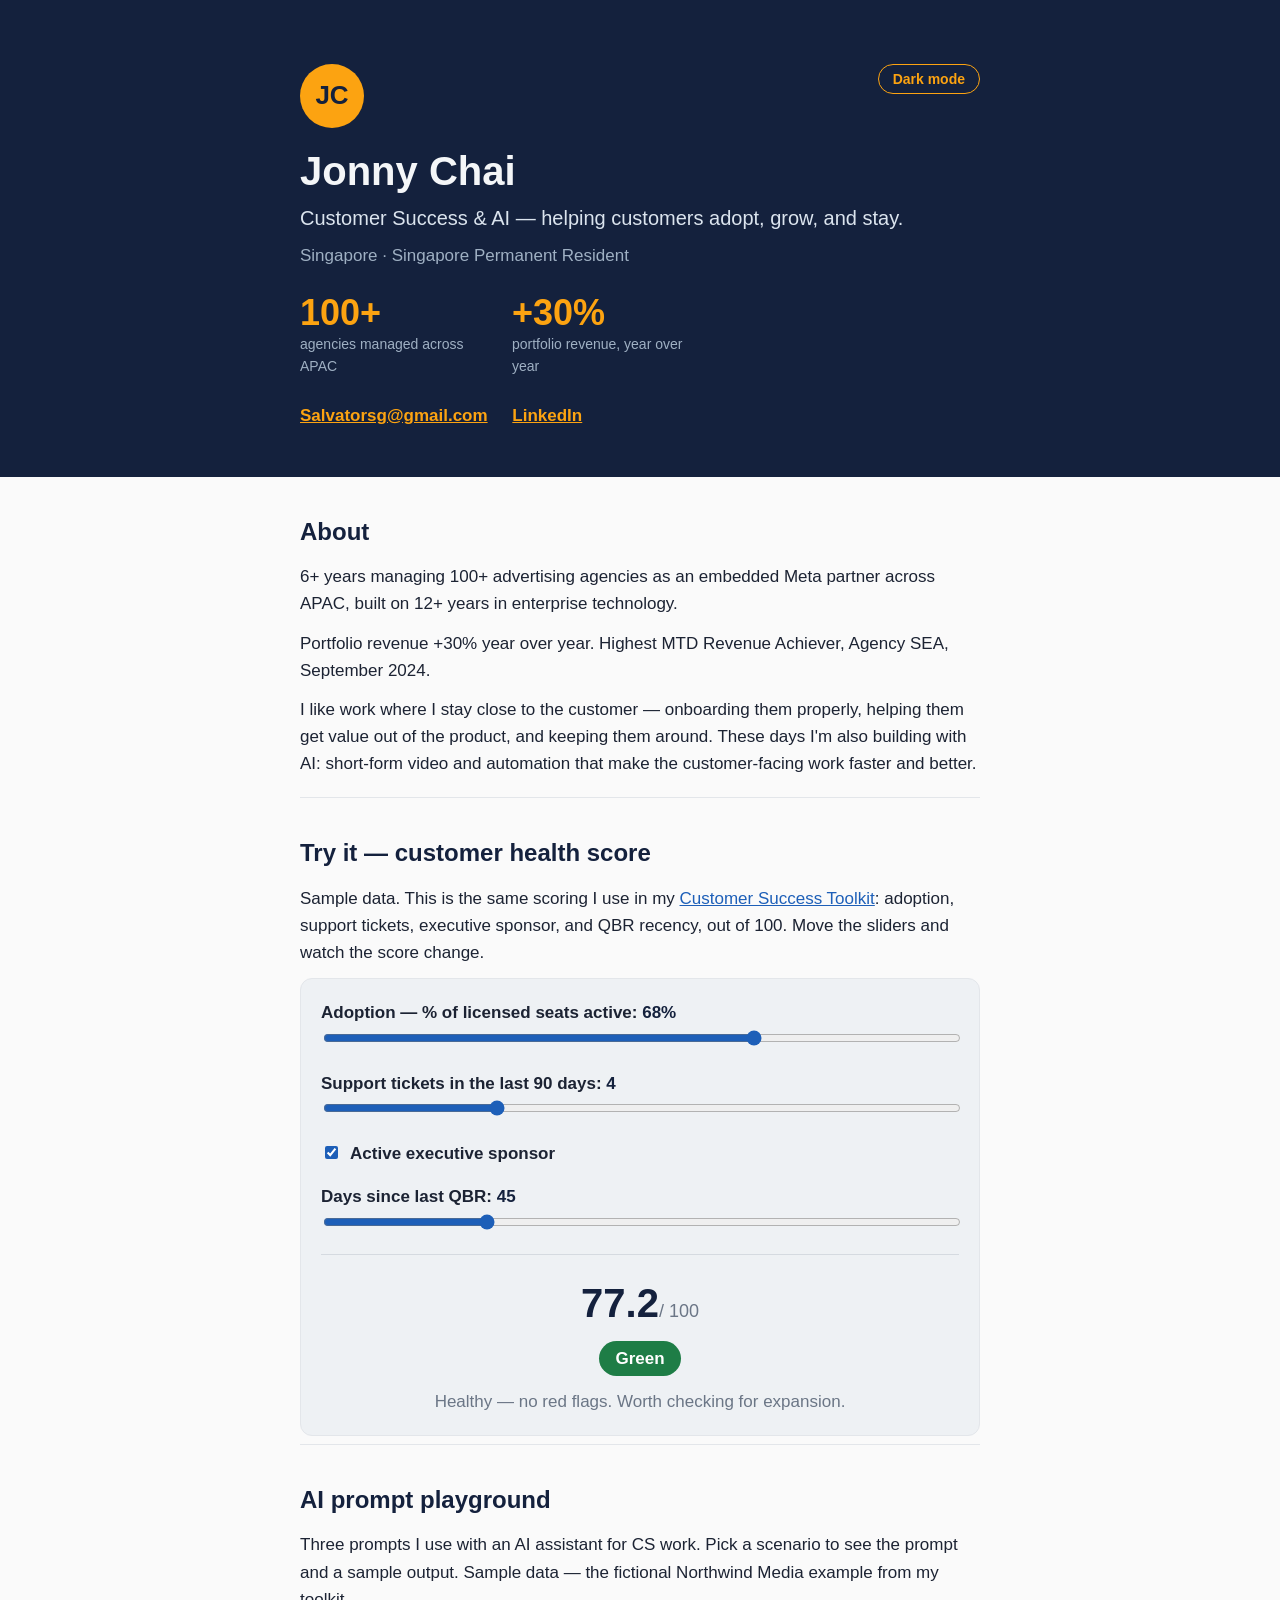
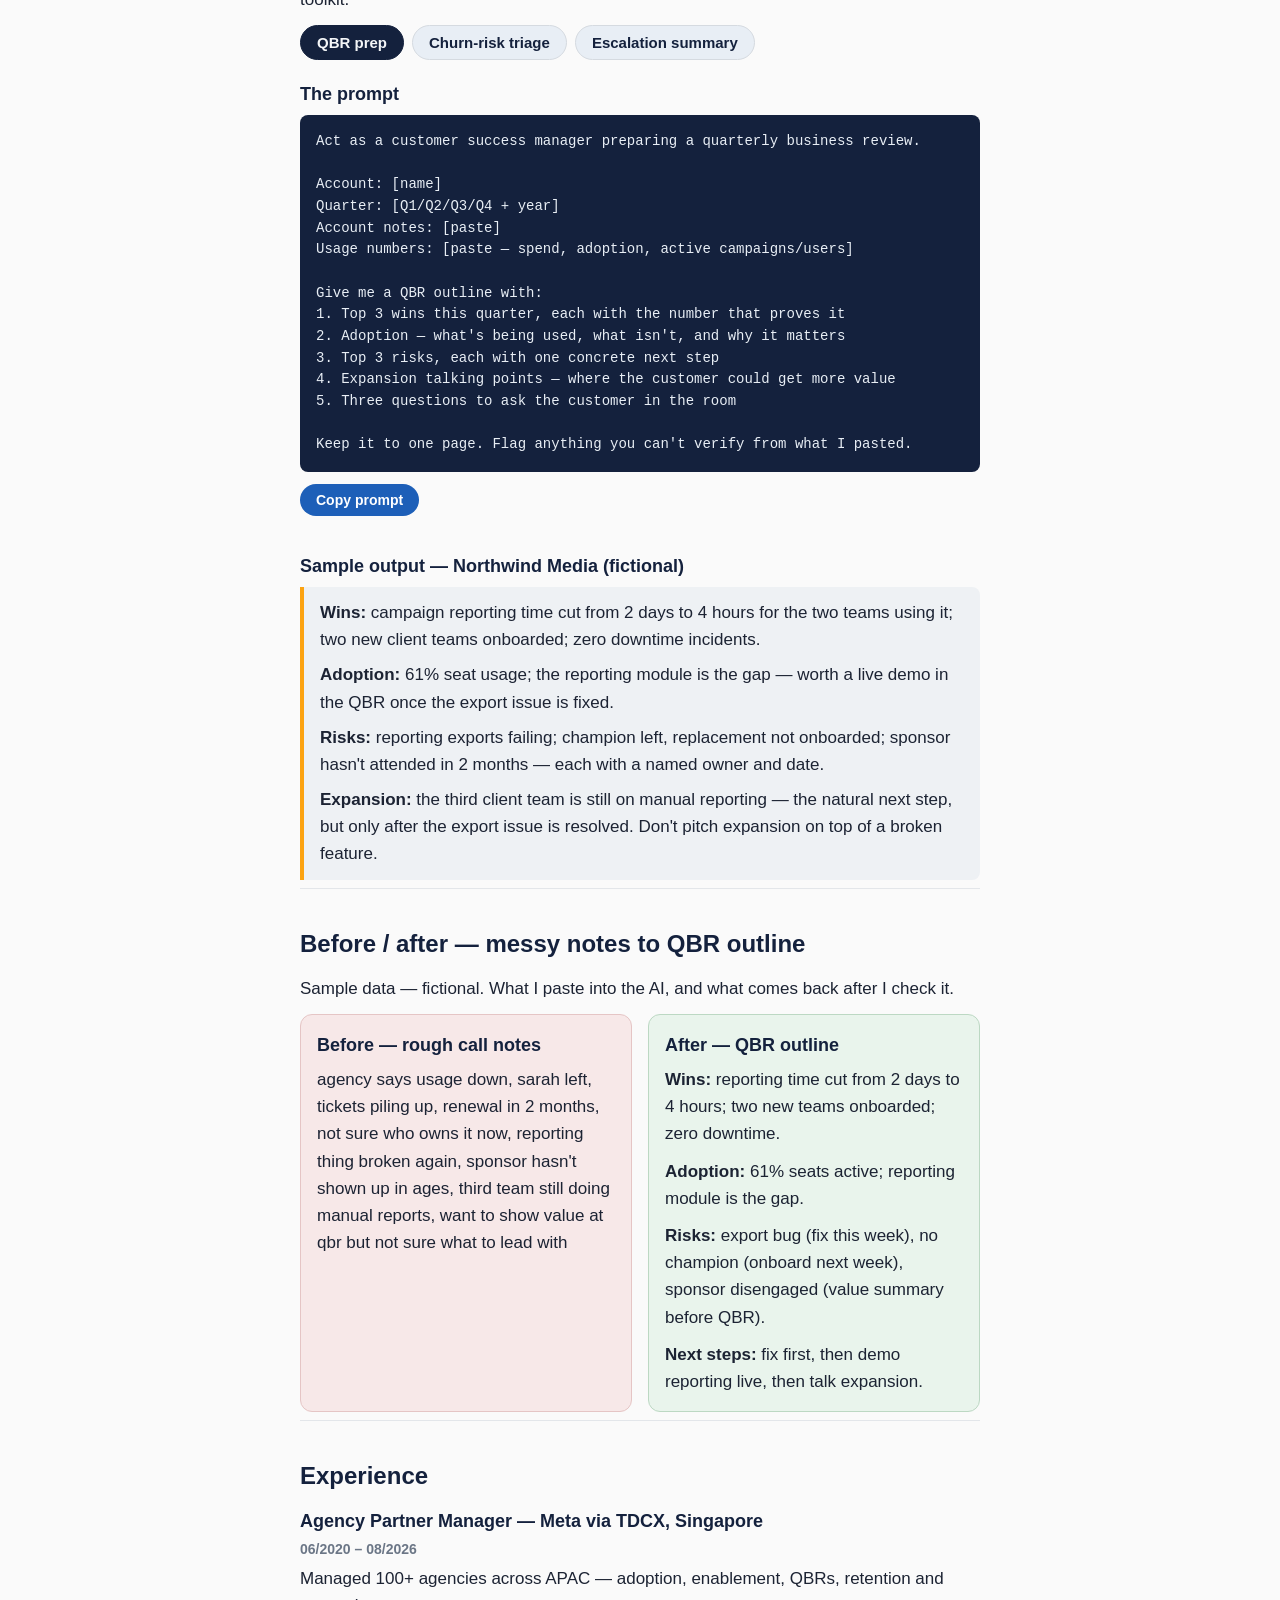
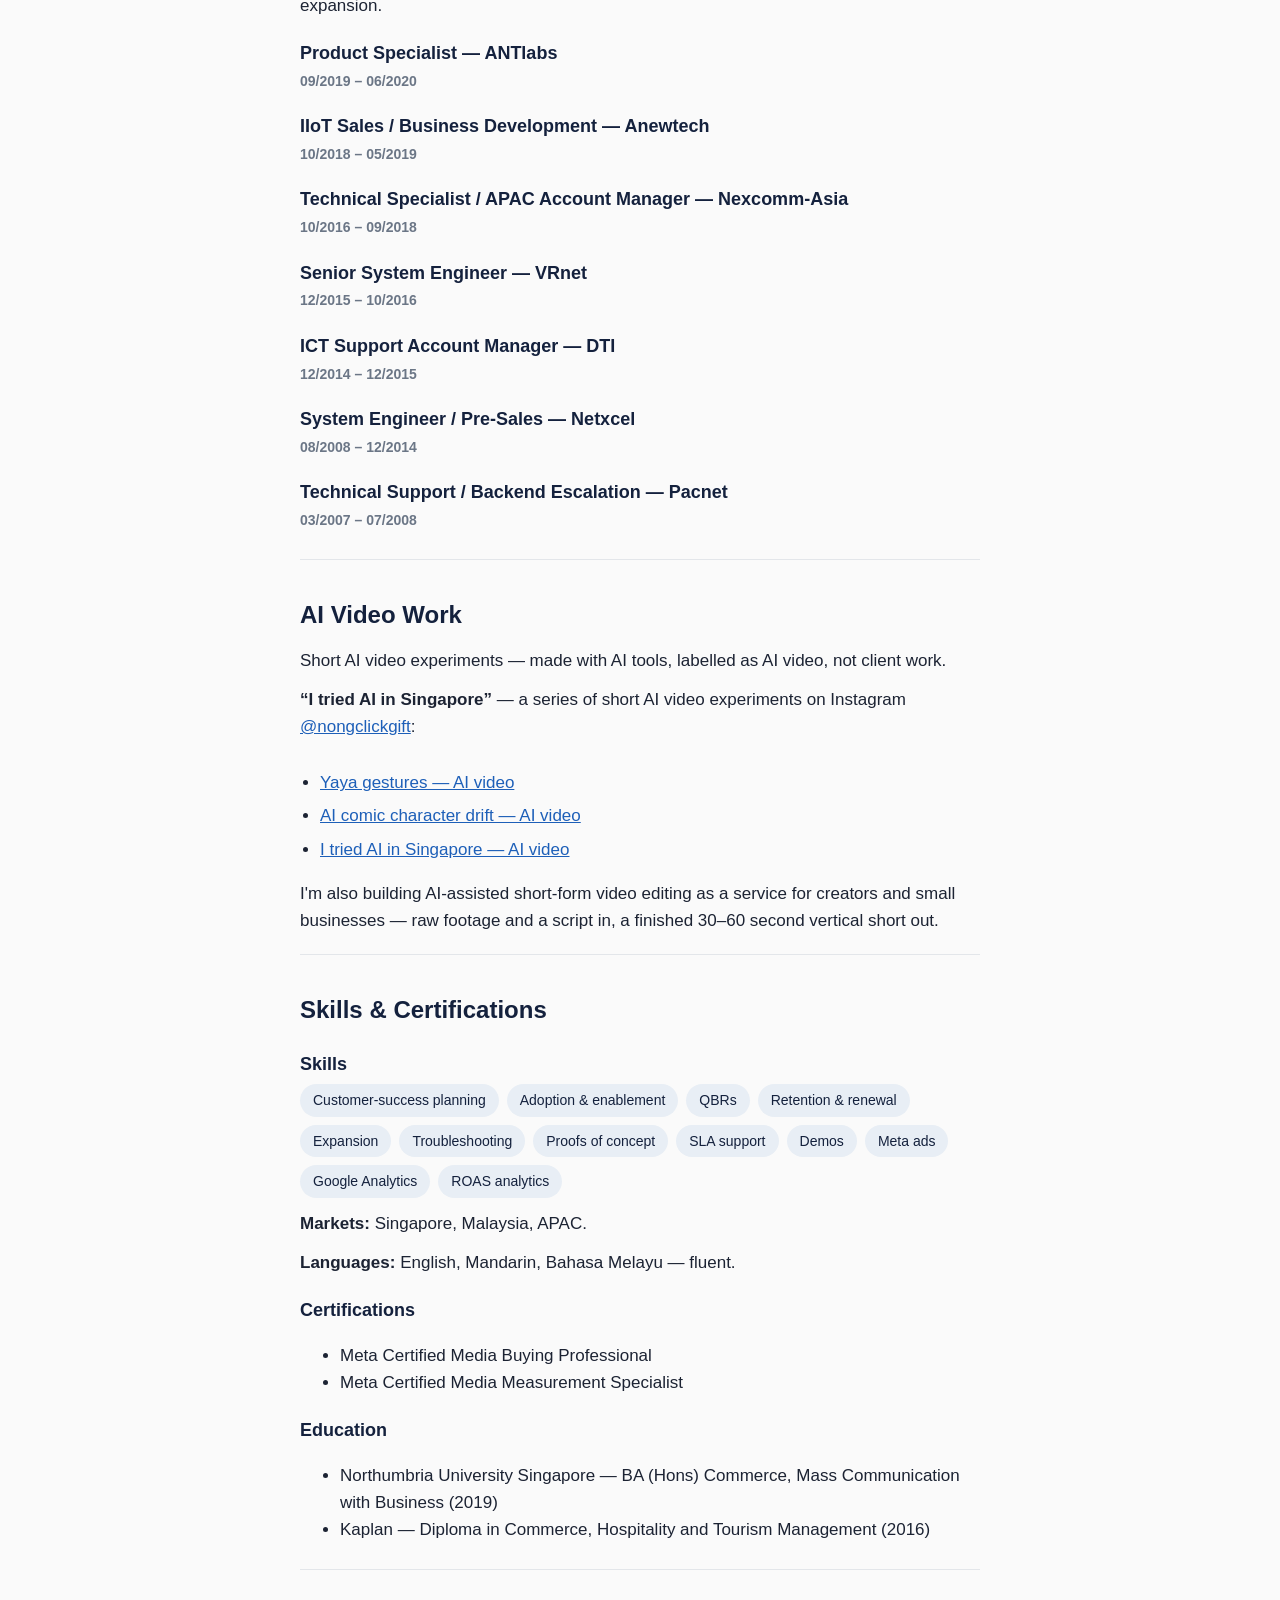
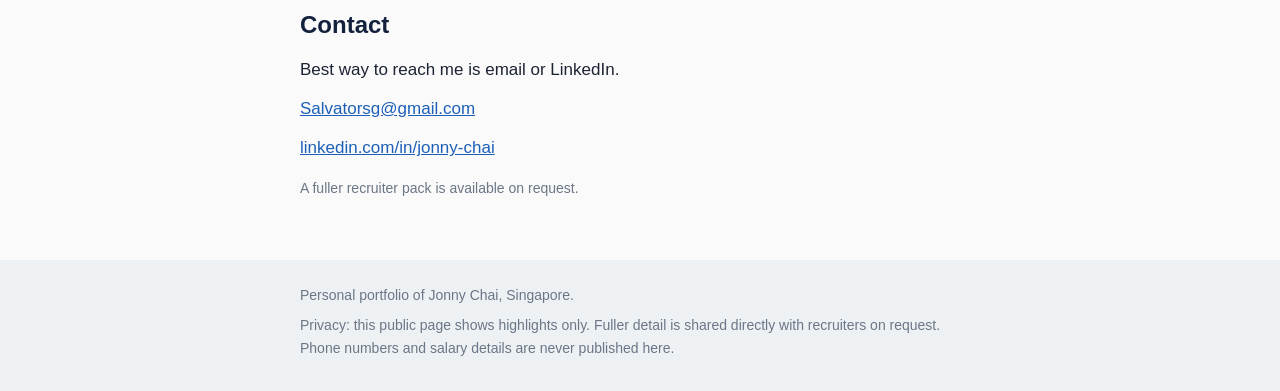
<file: index.html>
<!DOCTYPE html>
<html lang="en">
<head>
  <meta charset="utf-8">
  <meta name="viewport" content="width=device-width, initial-scale=1">
  <meta name="description" content="Jonny Chai — Customer Success & AI. Helping customers adopt, grow, and stay. Based in Singapore.">
  <title>Jonny Chai — Customer Success &amp; AI</title>
  <link rel="stylesheet" href="styles.css">
  <script>
    // Apply saved theme before paint (default: light).
    try { if (localStorage.getItem('jc-theme') === 'dark') document.documentElement.classList.add('dark'); } catch (e) {}
  </script>
</head>
<body>
  <header class="hero">
    <div class="wrap">
      <button id="theme-toggle" class="theme-toggle" type="button" aria-label="Toggle dark mode">Dark mode</button>
      <div class="mark" aria-hidden="true">JC</div>
      <h1>Jonny Chai</h1>
      <p class="headline">Customer Success &amp; AI — helping customers adopt, grow, and stay.</p>
      <p class="location">Singapore · Singapore Permanent Resident</p>
      <div class="stats" aria-label="Headline numbers">
        <div class="stat"><span class="stat-num" data-target="100" data-suffix="+">0</span><span class="stat-label">agencies managed across APAC</span></div>
        <div class="stat"><span class="stat-num" data-target="30" data-prefix="+" data-suffix="%">0</span><span class="stat-label">portfolio revenue, year over year</span></div>
      </div>
      <nav class="links" aria-label="Contact links">
        <a href="mailto:Salvatorsg@gmail.com">Salvatorsg@gmail.com</a>
        <a href="https://www.linkedin.com/in/jonny-chai" target="_blank" rel="noopener">LinkedIn</a>
      </nav>
    </div>
  </header>

  <main class="wrap">
    <section id="about">
      <h2>About</h2>
      <p>6+ years managing 100+ advertising agencies as an embedded Meta partner across APAC, built on 12+ years in enterprise technology.</p>
      <p>Portfolio revenue +30% year over year. Highest MTD Revenue Achiever, Agency SEA, September 2024.</p>
      <p>I like work where I stay close to the customer — onboarding them properly, helping them get value out of the product, and keeping them around. These days I'm also building with AI: short-form video and automation that make the customer-facing work faster and better.</p>
    </section>

    <section id="health-demo">
      <h2>Try it — customer health score</h2>
      <p>Sample data. This is the same scoring I use in my <a href="https://github.com/salvatorsg-lang/cs-toolkit" target="_blank" rel="noopener">Customer Success Toolkit</a>: adoption, support tickets, executive sponsor, and QBR recency, out of 100. Move the sliders and watch the score change.</p>
      <div class="demo">
        <label>Adoption — % of licensed seats active: <output id="adoption-out">68%</output>
          <input type="range" id="adoption" min="0" max="100" value="68">
        </label>
        <label>Support tickets in the last 90 days: <output id="tickets-out">4</output>
          <input type="range" id="tickets" min="0" max="15" value="4">
        </label>
        <label class="check"><input type="checkbox" id="sponsor" checked> Active executive sponsor</label>
        <label>Days since last QBR: <output id="qbr-out">45</output>
          <input type="range" id="qbr" min="0" max="180" value="45">
        </label>
        <div class="demo-result">
          <div class="demo-score"><span id="demo-score">–</span><span class="demo-max">/ 100</span></div>
          <div class="demo-band" id="demo-band">–</div>
          <p class="demo-reason" id="demo-reason"></p>
        </div>
      </div>
    </section>

    <section id="playground">
      <h2>AI prompt playground</h2>
      <p>Three prompts I use with an AI assistant for CS work. Pick a scenario to see the prompt and a sample output. Sample data — the fictional Northwind Media example from my toolkit.</p>
      <div class="tabs" role="tablist" aria-label="Prompt scenarios">
        <button class="tab active" type="button" data-scenario="qbr" role="tab" aria-selected="true">QBR prep</button>
        <button class="tab" type="button" data-scenario="churn" role="tab" aria-selected="false">Churn-risk triage</button>
        <button class="tab" type="button" data-scenario="escalation" role="tab" aria-selected="false">Escalation summary</button>
      </div>

      <div class="panel active" id="panel-qbr">
        <h3>The prompt</h3>
        <pre class="prompt">Act as a customer success manager preparing a quarterly business review.

Account: [name]
Quarter: [Q1/Q2/Q3/Q4 + year]
Account notes: [paste]
Usage numbers: [paste — spend, adoption, active campaigns/users]

Give me a QBR outline with:
1. Top 3 wins this quarter, each with the number that proves it
2. Adoption — what's being used, what isn't, and why it matters
3. Top 3 risks, each with one concrete next step
4. Expansion talking points — where the customer could get more value
5. Three questions to ask the customer in the room

Keep it to one page. Flag anything you can't verify from what I pasted.</pre>
        <button class="copy-btn" type="button" data-copy="panel-qbr">Copy prompt</button>
        <h3>Sample output — Northwind Media (fictional)</h3>
        <div class="sample">
          <p><strong>Wins:</strong> campaign reporting time cut from 2 days to 4 hours for the two teams using it; two new client teams onboarded; zero downtime incidents.</p>
          <p><strong>Adoption:</strong> 61% seat usage; the reporting module is the gap — worth a live demo in the QBR once the export issue is fixed.</p>
          <p><strong>Risks:</strong> reporting exports failing; champion left, replacement not onboarded; sponsor hasn't attended in 2 months — each with a named owner and date.</p>
          <p><strong>Expansion:</strong> the third client team is still on manual reporting — the natural next step, but only after the export issue is resolved. Don't pitch expansion on top of a broken feature.</p>
        </div>
      </div>

      <div class="panel" id="panel-churn">
        <h3>The prompt</h3>
        <pre class="prompt">Help me triage a churn risk and draft a save plan.

Account: [name]
Usage trend: [e.g. active users down 40% in 6 weeks]
Ticket themes: [paste]
Last meaningful contact: [date + who]
Contract ends: [date]

Give me:
1. The most likely reason they're disengaging, in one paragraph
2. A save plan as a table: action | owner | date | what "done" looks like
3. What to say in the first outreach message — 3 sentences, human tone, no jargon
4. One thing I should NOT do yet

Be direct. Don't soften bad news.</pre>
        <button class="copy-btn" type="button" data-copy="panel-churn">Copy prompt</button>
        <h3>Sample output — Northwind Media (fictional)</h3>
        <div class="sample">
          <p><strong>Most likely reason:</strong> active users fell from 16 to 11 in 6 weeks because reporting exports keep failing — and the champion who would have flagged it left 5 weeks ago, so nobody inside is pushing usage.</p>
          <p><strong>Save plan:</strong> fix the reporting export bug or put a workaround in place (Support + me, this week); onboard the new champion with a 30-minute intro and a quick win (me, next week); re-engage the sponsor with a one-page value summary before the QBR (me, before QBR).</p>
          <p><strong>First outreach:</strong> "Hi — I noticed reporting exports have been failing for your team, and I know that's slowing down your client reporting. I've got our team on it this week, and I'd like 30 minutes with you and your new lead to walk through a fix and a quick win. Does Thursday work?"</p>
          <p><strong>Don't do yet:</strong> don't pitch expansion to the third team until the export issue is resolved.</p>
        </div>
      </div>

      <div class="panel" id="panel-escalation">
        <h3>The prompt</h3>
        <pre class="prompt">Turn this messy ticket thread into a one-paragraph executive summary.

Ticket thread: [paste]
Impact: [who is affected, how badly]
Current status: [where things stand]

Give me:
1. One paragraph: what happened, impact, status, next step — plain language, no blame
2. A timeline: date + one line per key event
3. The one thing leadership should know that isn't obvious from the thread</pre>
        <button class="copy-btn" type="button" data-copy="panel-escalation">Copy prompt</button>
        <h3>Sample output — Northwind Media (fictional)</h3>
        <div class="sample">
          <p><strong>Summary:</strong> reporting exports have failed 5 times in the last 90 days for Northwind Media's 18-person team, which is why active users dropped from 16 to 11. Support has a workaround in testing and a fix targeted for this week; the next step is confirming the fix with the two affected teams and re-running their client reports.</p>
          <p><strong>What leadership should know:</strong> the tickets look like one issue, but the real risk is the champion who left 5 weeks ago — the replacement hasn't been onboarded, so there's nobody inside pushing usage while this is broken.</p>
        </div>
      </div>
    </section>

    <section id="before-after">
      <h2>Before / after — messy notes to QBR outline</h2>
      <p>Sample data — fictional. What I paste into the AI, and what comes back after I check it.</p>
      <div class="ba-grid">
        <div class="ba-col ba-before">
          <h3>Before — rough call notes</h3>
          <p>agency says usage down, sarah left, tickets piling up, renewal in 2 months, not sure who owns it now, reporting thing broken again, sponsor hasn't shown up in ages, third team still doing manual reports, want to show value at qbr but not sure what to lead with</p>
        </div>
        <div class="ba-col ba-after">
          <h3>After — QBR outline</h3>
          <p><strong>Wins:</strong> reporting time cut from 2 days to 4 hours; two new teams onboarded; zero downtime.</p>
          <p><strong>Adoption:</strong> 61% seats active; reporting module is the gap.</p>
          <p><strong>Risks:</strong> export bug (fix this week), no champion (onboard next week), sponsor disengaged (value summary before QBR).</p>
          <p><strong>Next steps:</strong> fix first, then demo reporting live, then talk expansion.</p>
        </div>
      </div>
    </section>

    <section id="experience">
      <h2>Experience</h2>
      <ul class="jobs">
        <li>
          <h3>Agency Partner Manager — Meta via TDCX, Singapore</h3>
          <p class="dates">06/2020 – 08/2026</p>
          <p>Managed 100+ agencies across APAC — adoption, enablement, QBRs, retention and expansion.</p>
        </li>
        <li>
          <h3>Product Specialist — ANTlabs</h3>
          <p class="dates">09/2019 – 06/2020</p>
        </li>
        <li>
          <h3>IIoT Sales / Business Development — Anewtech</h3>
          <p class="dates">10/2018 – 05/2019</p>
        </li>
        <li>
          <h3>Technical Specialist / APAC Account Manager — Nexcomm-Asia</h3>
          <p class="dates">10/2016 – 09/2018</p>
        </li>
        <li>
          <h3>Senior System Engineer — VRnet</h3>
          <p class="dates">12/2015 – 10/2016</p>
        </li>
        <li>
          <h3>ICT Support Account Manager — DTI</h3>
          <p class="dates">12/2014 – 12/2015</p>
        </li>
        <li>
          <h3>System Engineer / Pre-Sales — Netxcel</h3>
          <p class="dates">08/2008 – 12/2014</p>
        </li>
        <li>
          <h3>Technical Support / Backend Escalation — Pacnet</h3>
          <p class="dates">03/2007 – 07/2008</p>
        </li>
      </ul>
    </section>

    <section id="ai-video">
      <h2>AI Video Work</h2>
      <p>Short AI video experiments — made with AI tools, labelled as AI video, not client work.</p>
      <p><strong>“I tried AI in Singapore”</strong> — a series of short AI video experiments on Instagram <a href="https://www.instagram.com/nongclickgift/" target="_blank" rel="noopener">@nongclickgift</a>:</p>
      <div class="embeds">
        <blockquote class="instagram-media" data-instgrm-permalink="https://www.instagram.com/reel/DfUIaBoDEJ5/" data-instgrm-version="14"></blockquote>
        <blockquote class="instagram-media" data-instgrm-permalink="https://www.instagram.com/reel/DfUI62VDKkz/" data-instgrm-version="14"></blockquote>
        <blockquote class="instagram-media" data-instgrm-permalink="https://www.instagram.com/reel/DfUI9yFjJsl/" data-instgrm-version="14"></blockquote>
      </div>
      <script async src="https://www.instagram.com/embed.js"></script>
      <ul class="reels">
        <li><a href="https://www.instagram.com/reel/DfUIaBoDEJ5/" target="_blank" rel="noopener">Yaya gestures — AI video</a></li>
        <li><a href="https://www.instagram.com/reel/DfUI62VDKkz/" target="_blank" rel="noopener">AI comic character drift — AI video</a></li>
        <li><a href="https://www.instagram.com/reel/DfUI9yFjJsl/" target="_blank" rel="noopener">I tried AI in Singapore — AI video</a></li>
      </ul>
      <p>I'm also building AI-assisted short-form video editing as a service for creators and small businesses — raw footage and a script in, a finished 30–60 second vertical short out.</p>
    </section>

    <section id="skills">
      <h2>Skills &amp; Certifications</h2>
      <h3>Skills</h3>
      <ul class="tags">
        <li>Customer-success planning</li>
        <li>Adoption &amp; enablement</li>
        <li>QBRs</li>
        <li>Retention &amp; renewal</li>
        <li>Expansion</li>
        <li>Troubleshooting</li>
        <li>Proofs of concept</li>
        <li>SLA support</li>
        <li>Demos</li>
        <li>Meta ads</li>
        <li>Google Analytics</li>
        <li>ROAS analytics</li>
      </ul>
      <p><strong>Markets:</strong> Singapore, Malaysia, APAC.</p>
      <p><strong>Languages:</strong> English, Mandarin, Bahasa Melayu — fluent.</p>
      <h3>Certifications</h3>
      <ul>
        <li>Meta Certified Media Buying Professional</li>
        <li>Meta Certified Media Measurement Specialist</li>
      </ul>
      <h3>Education</h3>
      <ul>
        <li>Northumbria University Singapore — BA (Hons) Commerce, Mass Communication with Business (2019)</li>
        <li>Kaplan — Diploma in Commerce, Hospitality and Tourism Management (2016)</li>
      </ul>
    </section>

    <section id="contact">
      <h2>Contact</h2>
      <p>Best way to reach me is email or LinkedIn.</p>
      <p><a href="mailto:Salvatorsg@gmail.com">Salvatorsg@gmail.com</a></p>
      <p><a href="https://www.linkedin.com/in/jonny-chai" target="_blank" rel="noopener">linkedin.com/in/jonny-chai</a></p>
      <p class="privacy-note">A fuller recruiter pack is available on request.</p>
    </section>
  </main>

  <footer>
    <div class="wrap">
      <p>Personal portfolio of Jonny Chai, Singapore.</p>
      <p class="privacy-note">Privacy: this public page shows highlights only. Fuller detail is shared directly with recruiters on request. Phone numbers and salary details are never published here.</p>
    </div>
  </footer>
  <script src="script.js"></script>
</body>
</html>
</file>
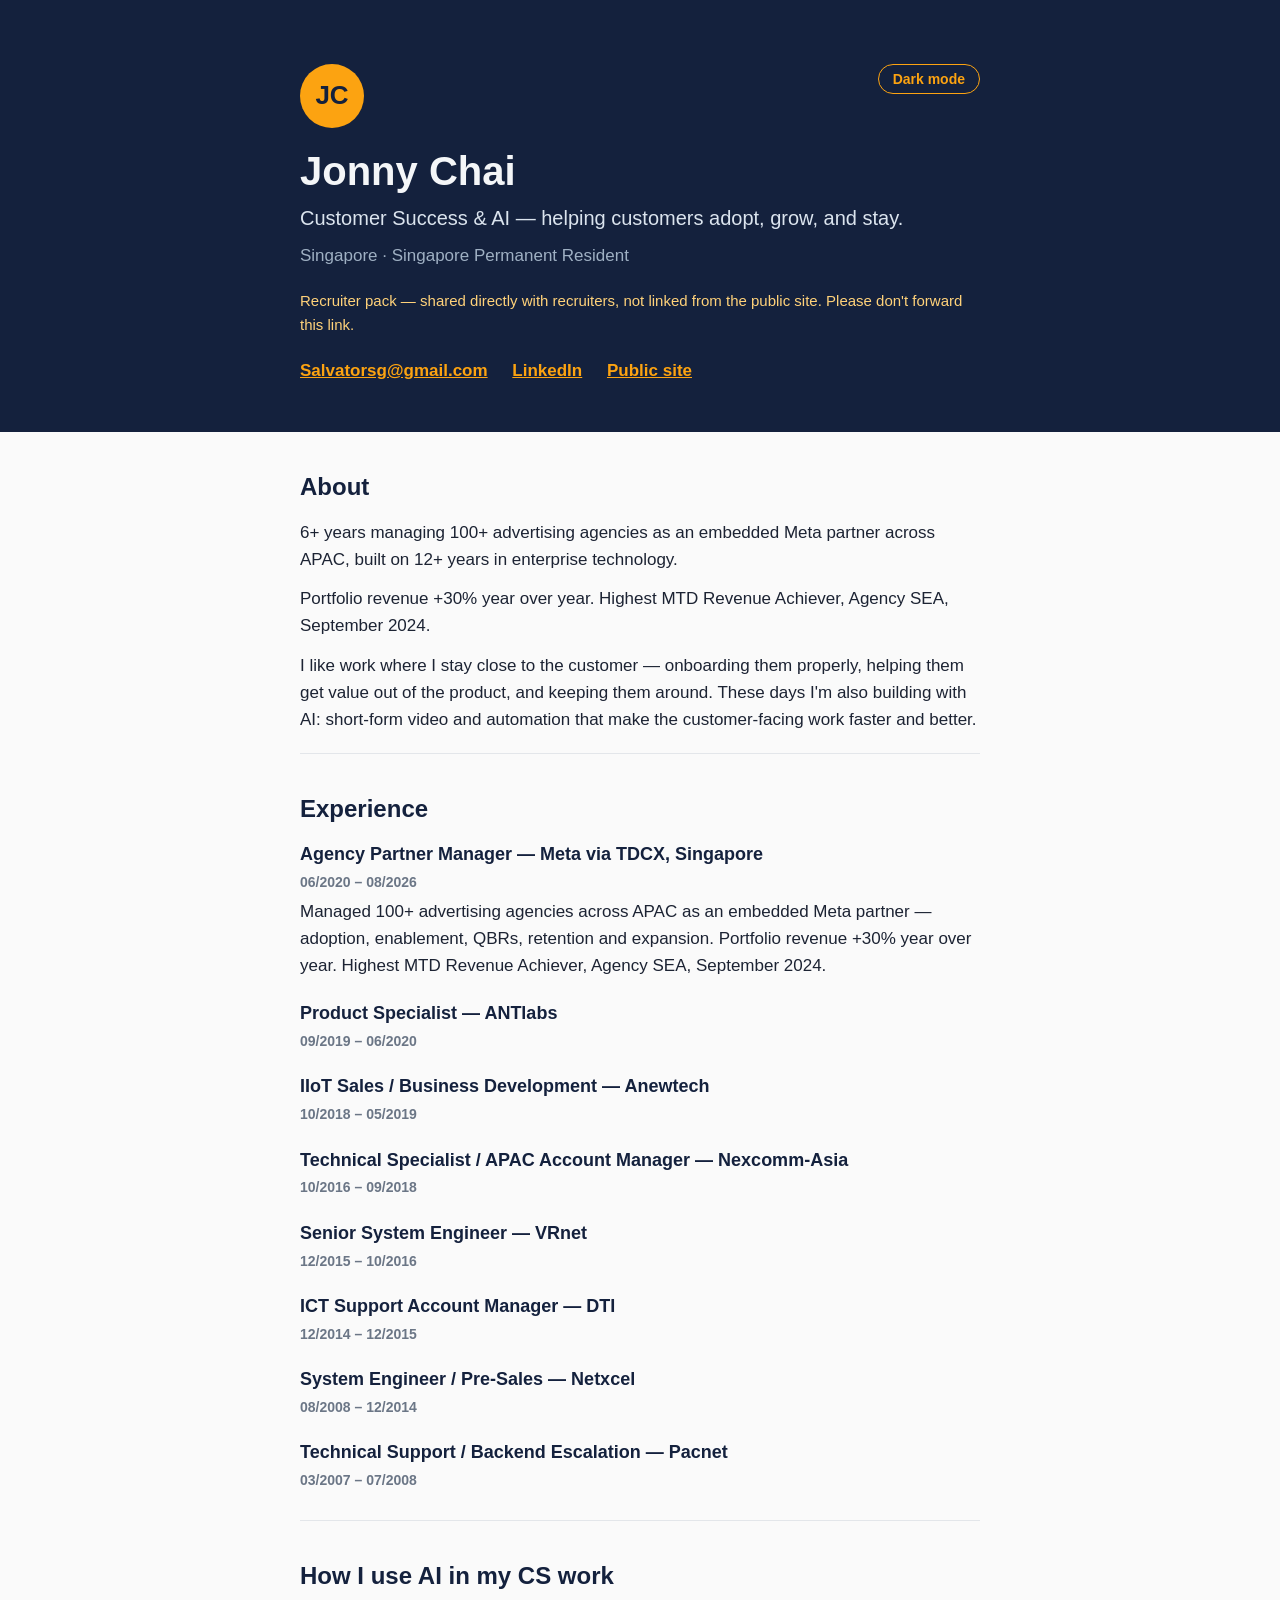
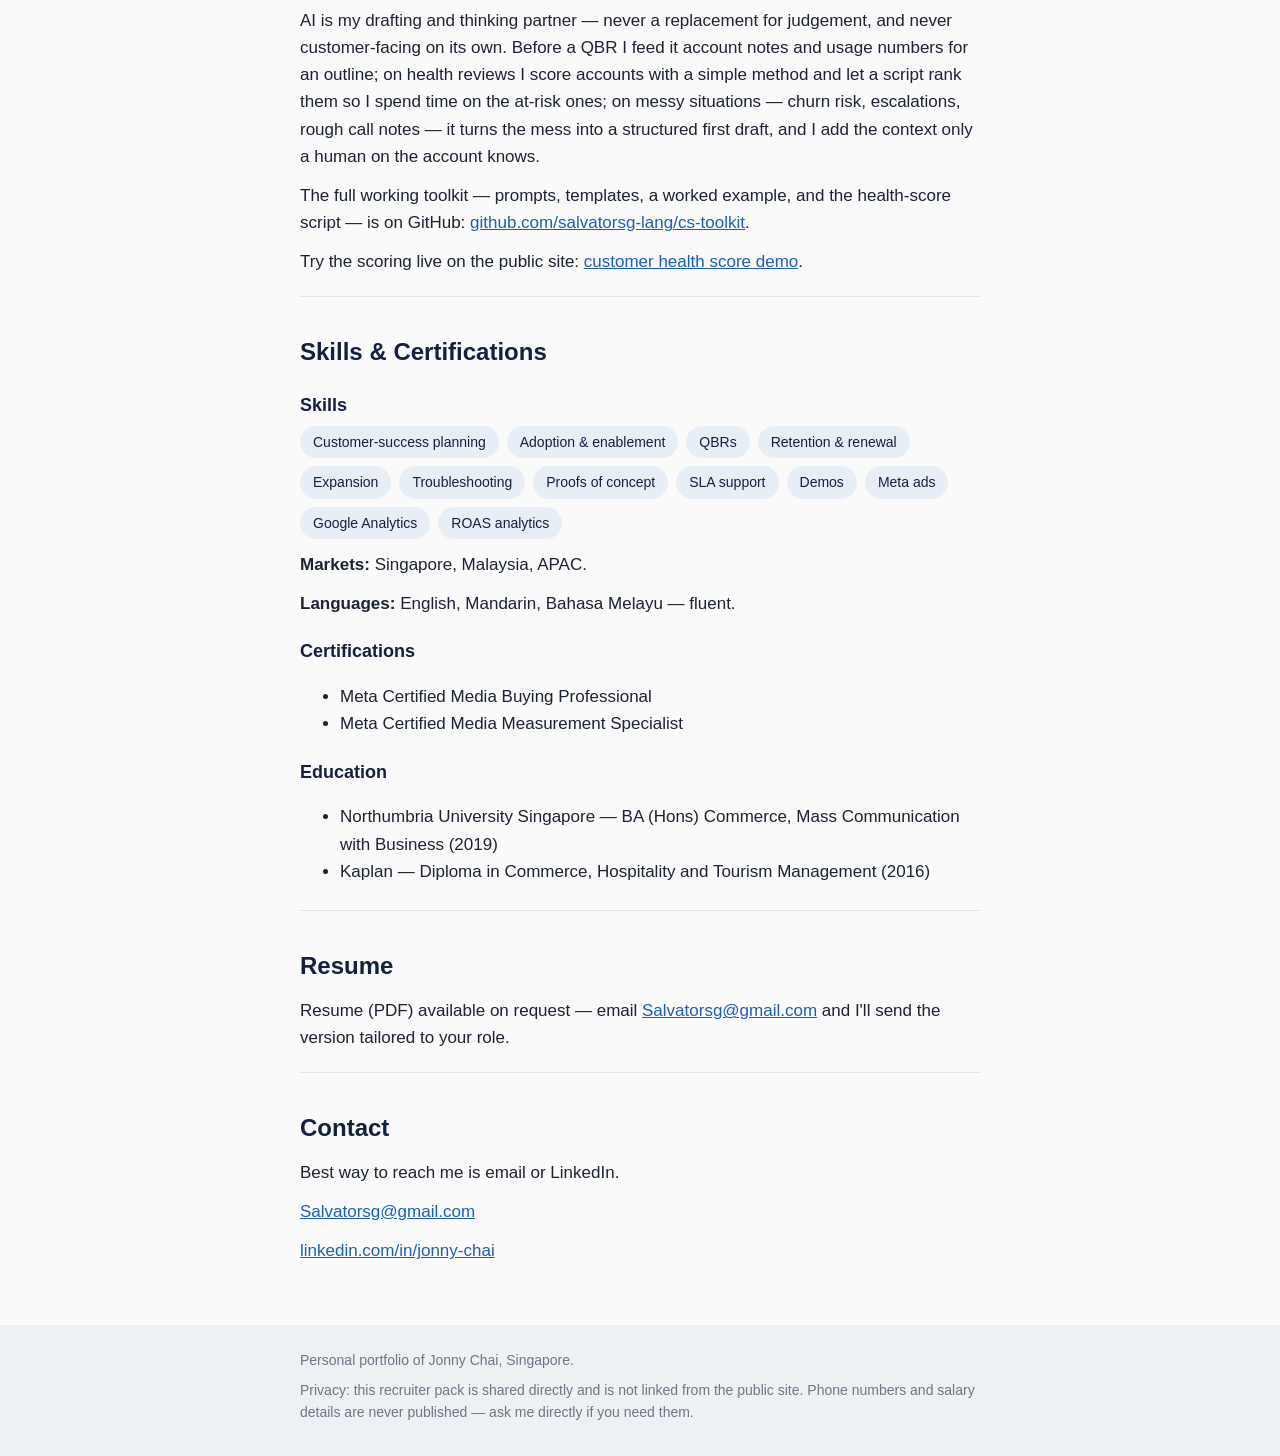
<file: recruiter.html>
<!DOCTYPE html>
<html lang="en">
<head>
  <meta charset="utf-8">
  <meta name="viewport" content="width=device-width, initial-scale=1">
  <meta name="robots" content="noindex">
  <meta name="description" content="Recruiter pack — Jonny Chai, Customer Success & AI. Shared directly with recruiters, not linked from the public site.">
  <title>Jonny Chai — Recruiter Pack</title>
  <link rel="stylesheet" href="styles.css">
  <script>
    try { if (localStorage.getItem('jc-theme') === 'dark') document.documentElement.classList.add('dark'); } catch (e) {}
  </script>
</head>
<body>
  <header class="hero">
    <div class="wrap">
      <button id="theme-toggle" class="theme-toggle" type="button" aria-label="Toggle dark mode">Dark mode</button>
      <div class="mark" aria-hidden="true">JC</div>
      <h1>Jonny Chai</h1>
      <p class="headline">Customer Success &amp; AI — helping customers adopt, grow, and stay.</p>
      <p class="location">Singapore · Singapore Permanent Resident</p>
      <p class="recruiter-note">Recruiter pack — shared directly with recruiters, not linked from the public site. Please don't forward this link.</p>
      <nav class="links" aria-label="Contact links">
        <a href="mailto:Salvatorsg@gmail.com">Salvatorsg@gmail.com</a>
        <a href="https://www.linkedin.com/in/jonny-chai" target="_blank" rel="noopener">LinkedIn</a>
        <a href="index.html">Public site</a>
      </nav>
    </div>
  </header>

  <main class="wrap">
    <section id="about">
      <h2>About</h2>
      <p>6+ years managing 100+ advertising agencies as an embedded Meta partner across APAC, built on 12+ years in enterprise technology.</p>
      <p>Portfolio revenue +30% year over year. Highest MTD Revenue Achiever, Agency SEA, September 2024.</p>
      <p>I like work where I stay close to the customer — onboarding them properly, helping them get value out of the product, and keeping them around. These days I'm also building with AI: short-form video and automation that make the customer-facing work faster and better.</p>
    </section>

    <section id="experience">
      <h2>Experience</h2>
      <ul class="jobs">
        <li>
          <h3>Agency Partner Manager — Meta via TDCX, Singapore</h3>
          <p class="dates">06/2020 – 08/2026</p>
          <p>Managed 100+ advertising agencies across APAC as an embedded Meta partner — adoption, enablement, QBRs, retention and expansion. Portfolio revenue +30% year over year. Highest MTD Revenue Achiever, Agency SEA, September 2024.</p>
        </li>
        <li>
          <h3>Product Specialist — ANTlabs</h3>
          <p class="dates">09/2019 – 06/2020</p>
        </li>
        <li>
          <h3>IIoT Sales / Business Development — Anewtech</h3>
          <p class="dates">10/2018 – 05/2019</p>
        </li>
        <li>
          <h3>Technical Specialist / APAC Account Manager — Nexcomm-Asia</h3>
          <p class="dates">10/2016 – 09/2018</p>
        </li>
        <li>
          <h3>Senior System Engineer — VRnet</h3>
          <p class="dates">12/2015 – 10/2016</p>
        </li>
        <li>
          <h3>ICT Support Account Manager — DTI</h3>
          <p class="dates">12/2014 – 12/2015</p>
        </li>
        <li>
          <h3>System Engineer / Pre-Sales — Netxcel</h3>
          <p class="dates">08/2008 – 12/2014</p>
        </li>
        <li>
          <h3>Technical Support / Backend Escalation — Pacnet</h3>
          <p class="dates">03/2007 – 07/2008</p>
        </li>
      </ul>
    </section>

    <section id="how-i-use-ai">
      <h2>How I use AI in my CS work</h2>
      <p>AI is my drafting and thinking partner — never a replacement for judgement, and never customer-facing on its own. Before a QBR I feed it account notes and usage numbers for an outline; on health reviews I score accounts with a simple method and let a script rank them so I spend time on the at-risk ones; on messy situations — churn risk, escalations, rough call notes — it turns the mess into a structured first draft, and I add the context only a human on the account knows.</p>
      <p>The full working toolkit — prompts, templates, a worked example, and the health-score script — is on GitHub: <a href="https://github.com/salvatorsg-lang/cs-toolkit" target="_blank" rel="noopener">github.com/salvatorsg-lang/cs-toolkit</a>.</p>
      <p>Try the scoring live on the public site: <a href="index.html#health-demo">customer health score demo</a>.</p>
    </section>

    <section id="skills">
      <h2>Skills &amp; Certifications</h2>
      <h3>Skills</h3>
      <ul class="tags">
        <li>Customer-success planning</li>
        <li>Adoption &amp; enablement</li>
        <li>QBRs</li>
        <li>Retention &amp; renewal</li>
        <li>Expansion</li>
        <li>Troubleshooting</li>
        <li>Proofs of concept</li>
        <li>SLA support</li>
        <li>Demos</li>
        <li>Meta ads</li>
        <li>Google Analytics</li>
        <li>ROAS analytics</li>
      </ul>
      <p><strong>Markets:</strong> Singapore, Malaysia, APAC.</p>
      <p><strong>Languages:</strong> English, Mandarin, Bahasa Melayu — fluent.</p>
      <h3>Certifications</h3>
      <ul>
        <li>Meta Certified Media Buying Professional</li>
        <li>Meta Certified Media Measurement Specialist</li>
      </ul>
      <h3>Education</h3>
      <ul>
        <li>Northumbria University Singapore — BA (Hons) Commerce, Mass Communication with Business (2019)</li>
        <li>Kaplan — Diploma in Commerce, Hospitality and Tourism Management (2016)</li>
      </ul>
    </section>

    <section id="resume">
      <h2>Resume</h2>
      <p>Resume (PDF) available on request — email <a href="mailto:Salvatorsg@gmail.com">Salvatorsg@gmail.com</a> and I'll send the version tailored to your role.</p>
    </section>

    <section id="contact">
      <h2>Contact</h2>
      <p>Best way to reach me is email or LinkedIn.</p>
      <p><a href="mailto:Salvatorsg@gmail.com">Salvatorsg@gmail.com</a></p>
      <p><a href="https://www.linkedin.com/in/jonny-chai" target="_blank" rel="noopener">linkedin.com/in/jonny-chai</a></p>
    </section>
  </main>

  <footer>
    <div class="wrap">
      <p>Personal portfolio of Jonny Chai, Singapore.</p>
      <p class="privacy-note">Privacy: this recruiter pack is shared directly and is not linked from the public site. Phone numbers and salary details are never published — ask me directly if you need them.</p>
    </div>
  </footer>
  <script src="script.js"></script>
</body>
</html>
</file>
<file: styles.css>
/* Jonny Chai — portfolio. Clean light theme, dark text, no framework. */

* { box-sizing: border-box; }

body {
  margin: 0;
  font-family: -apple-system, BlinkMacSystemFont, "Segoe UI", Roboto, Helvetica, Arial, sans-serif;
  font-size: 17px;
  line-height: 1.6;
  color: #1c2333;
  background: #fafafa;
}

.wrap {
  max-width: 720px;
  margin: 0 auto;
  padding: 0 20px;
}

/* Hero */
.hero {
  background: #14213d;
  color: #f4f6f8;
  padding: 64px 0 48px;
}

.mark {
  width: 64px;
  height: 64px;
  border-radius: 50%;
  background: #fca311;
  color: #14213d;
  font-size: 26px;
  font-weight: 700;
  display: flex;
  align-items: center;
  justify-content: center;
  margin-bottom: 20px;
}

.hero h1 {
  margin: 0 0 8px;
  font-size: 40px;
  line-height: 1.15;
}

.headline {
  font-size: 20px;
  margin: 0 0 8px;
  color: #dbe4ee;
}

.location {
  margin: 0 0 20px;
  color: #9fb0c3;
}

.links a {
  color: #fca311;
  margin-right: 20px;
  font-weight: 600;
}

/* Sections */
main section {
  padding: 36px 0 8px;
  border-bottom: 1px solid #e3e6ea;
}

main section:last-child { border-bottom: none; }

h2 {
  font-size: 24px;
  margin: 0 0 12px;
  color: #14213d;
}

h3 {
  font-size: 18px;
  margin: 20px 0 6px;
  color: #14213d;
}

p { margin: 0 0 12px; }

a { color: #1d5fb8; }
a:hover { text-decoration: none; }
.hero a:hover { color: #ffd27a; }

/* Jobs */
.jobs {
  list-style: none;
  margin: 0;
  padding: 0;
}

.jobs li { margin-bottom: 20px; }

.jobs h3 { margin: 0; }

.dates {
  margin: 2px 0 4px;
  font-size: 14px;
  color: #6b7686;
  font-weight: 600;
}

/* Reels */
.reels { padding-left: 20px; }
.reels li { margin-bottom: 6px; }

/* Skill tags */
.tags {
  list-style: none;
  margin: 0 0 12px;
  padding: 0;
  display: flex;
  flex-wrap: wrap;
  gap: 8px;
}

.tags li {
  background: #e8eef5;
  color: #14213d;
  border-radius: 999px;
  padding: 5px 13px;
  font-size: 14px;
}

/* Footer */
footer {
  margin-top: 40px;
  padding: 24px 0 32px;
  background: #eef1f4;
  color: #6b7686;
  font-size: 14px;
}

footer p { margin: 0; }

/* Mobile */
@media (max-width: 560px) {
  body { font-size: 16px; }
  .hero { padding: 48px 0 36px; }
  .hero h1 { font-size: 32px; }
  .headline { font-size: 18px; }
}

/* Theme toggle */
.theme-toggle {
  float: right;
  background: transparent;
  color: #fca311;
  border: 1px solid #fca311;
  border-radius: 999px;
  padding: 6px 14px;
  font-size: 14px;
  font-weight: 600;
  cursor: pointer;
}
.theme-toggle:hover { background: rgba(252, 163, 17, 0.15); }

/* Hero stats */
.stats {
  display: flex;
  gap: 32px;
  margin: 24px 0;
}
.stat { display: flex; flex-direction: column; }
.stat-num {
  font-size: 36px;
  font-weight: 700;
  line-height: 1.1;
  color: #fca311;
}
.stat-label {
  font-size: 14px;
  color: #9fb0c3;
  max-width: 180px;
}

/* Health demo */
.demo {
  background: #eef1f4;
  border: 1px solid #e3e6ea;
  border-radius: 12px;
  padding: 20px;
}
.demo label {
  display: block;
  margin-bottom: 16px;
  font-weight: 600;
}
.demo label.check { font-weight: 600; }
.demo input[type="range"] { width: 100%; accent-color: #1d5fb8; }
.demo input[type="checkbox"] { accent-color: #1d5fb8; margin-right: 8px; }
.demo output { font-weight: 700; color: #14213d; }
.demo-result {
  border-top: 1px solid #d5dae0;
  padding-top: 16px;
  text-align: center;
}
.demo-score { font-size: 40px; font-weight: 700; color: #14213d; }
.demo-max { font-size: 18px; color: #6b7686; font-weight: 400; }
.demo-band {
  display: inline-block;
  margin-top: 6px;
  padding: 4px 16px;
  border-radius: 999px;
  font-weight: 700;
  color: #fff;
  background: #6b7686;
}
.demo-band.band-green { background: #1e7d46; }
.demo-band.band-amber { background: #b7791f; }
.demo-band.band-red { background: #b3261e; }
.demo-reason { margin: 12px 0 0; color: #6b7686; }

/* Prompt playground */
.tabs { display: flex; gap: 8px; flex-wrap: wrap; margin-bottom: 16px; }
.tab {
  background: #e8eef5;
  color: #14213d;
  border: 1px solid #d5dae0;
  border-radius: 999px;
  padding: 8px 16px;
  font-size: 15px;
  font-weight: 600;
  cursor: pointer;
}
.tab.active { background: #14213d; color: #f4f6f8; border-color: #14213d; }
.panel { display: none; }
.panel.active { display: block; }
.prompt {
  background: #14213d;
  color: #e8eef5;
  border-radius: 8px;
  padding: 16px;
  font-size: 14px;
  line-height: 1.55;
  white-space: pre-wrap;
  overflow-x: auto;
  margin: 0 0 12px;
}
.copy-btn {
  background: #1d5fb8;
  color: #fff;
  border: none;
  border-radius: 999px;
  padding: 8px 16px;
  font-size: 14px;
  font-weight: 600;
  cursor: pointer;
  margin-bottom: 16px;
}
.copy-btn:hover { background: #174a8f; }
.sample {
  background: #eef1f4;
  border-left: 4px solid #fca311;
  border-radius: 0 8px 8px 0;
  padding: 12px 16px;
}
.sample p { margin: 0 0 8px; }
.sample p:last-child { margin-bottom: 0; }

/* Before / after */
.ba-grid {
  display: grid;
  grid-template-columns: 1fr 1fr;
  gap: 16px;
}
.ba-col {
  border-radius: 12px;
  padding: 16px;
}
.ba-col h3 { margin-top: 0; }
.ba-before { background: #f7e8e8; border: 1px solid #e5c5c5; }
.ba-after { background: #e9f4ec; border: 1px solid #bcd8c3; }
.ba-col p { margin: 0 0 10px; }
.ba-col p:last-child { margin-bottom: 0; }
@media (max-width: 560px) {
  .ba-grid { grid-template-columns: 1fr; }
}

/* Instagram embeds */
.embeds {
  display: grid;
  grid-template-columns: repeat(3, 1fr);
  gap: 12px;
  margin: 12px 0;
}
.embeds blockquote { margin: 0; min-width: 0 !important; }
@media (max-width: 560px) {
  .embeds { grid-template-columns: 1fr; }
}

/* Recruiter note + privacy note */
.recruiter-note {
  color: #ffd27a;
  font-size: 15px;
  margin: 0 0 20px;
}
.privacy-note {
  font-size: 14px;
  color: #6b7686;
  margin-top: 16px;
}
footer .privacy-note { margin-top: 8px; }

/* ---------- Dark theme ---------- */
html.dark body { background: #101623; color: #dde3ec; }
html.dark .hero { background: #0b1220; }
html.dark h2, html.dark h3 { color: #f4f6f8; }
html.dark a { color: #7aa7e8; }
html.dark main section { border-bottom-color: #232c3d; }
html.dark .dates { color: #8b98ab; }
html.dark .tags li { background: #22304a; color: #dde3ec; }
html.dark footer { background: #0b1220; color: #8b98ab; }
html.dark .demo { background: #182238; border-color: #2a3752; }
html.dark .demo output { color: #f4f6f8; }
html.dark .demo-result { border-top-color: #2a3752; }
html.dark .demo-score { color: #f4f6f8; }
html.dark .demo-reason { color: #9fb0c3; }
html.dark .tab { background: #22304a; color: #dde3ec; border-color: #2a3752; }
html.dark .tab.active { background: #fca311; color: #14213d; border-color: #fca311; }
html.dark .sample { background: #182238; }
html.dark .ba-before { background: #2c1d1d; border-color: #4a2c2c; }
html.dark .ba-after { background: #16281c; border-color: #24402c; }
html.dark .privacy-note { color: #8b98ab; }
html.dark .stat-label { color: #8b98ab; }
</file>
